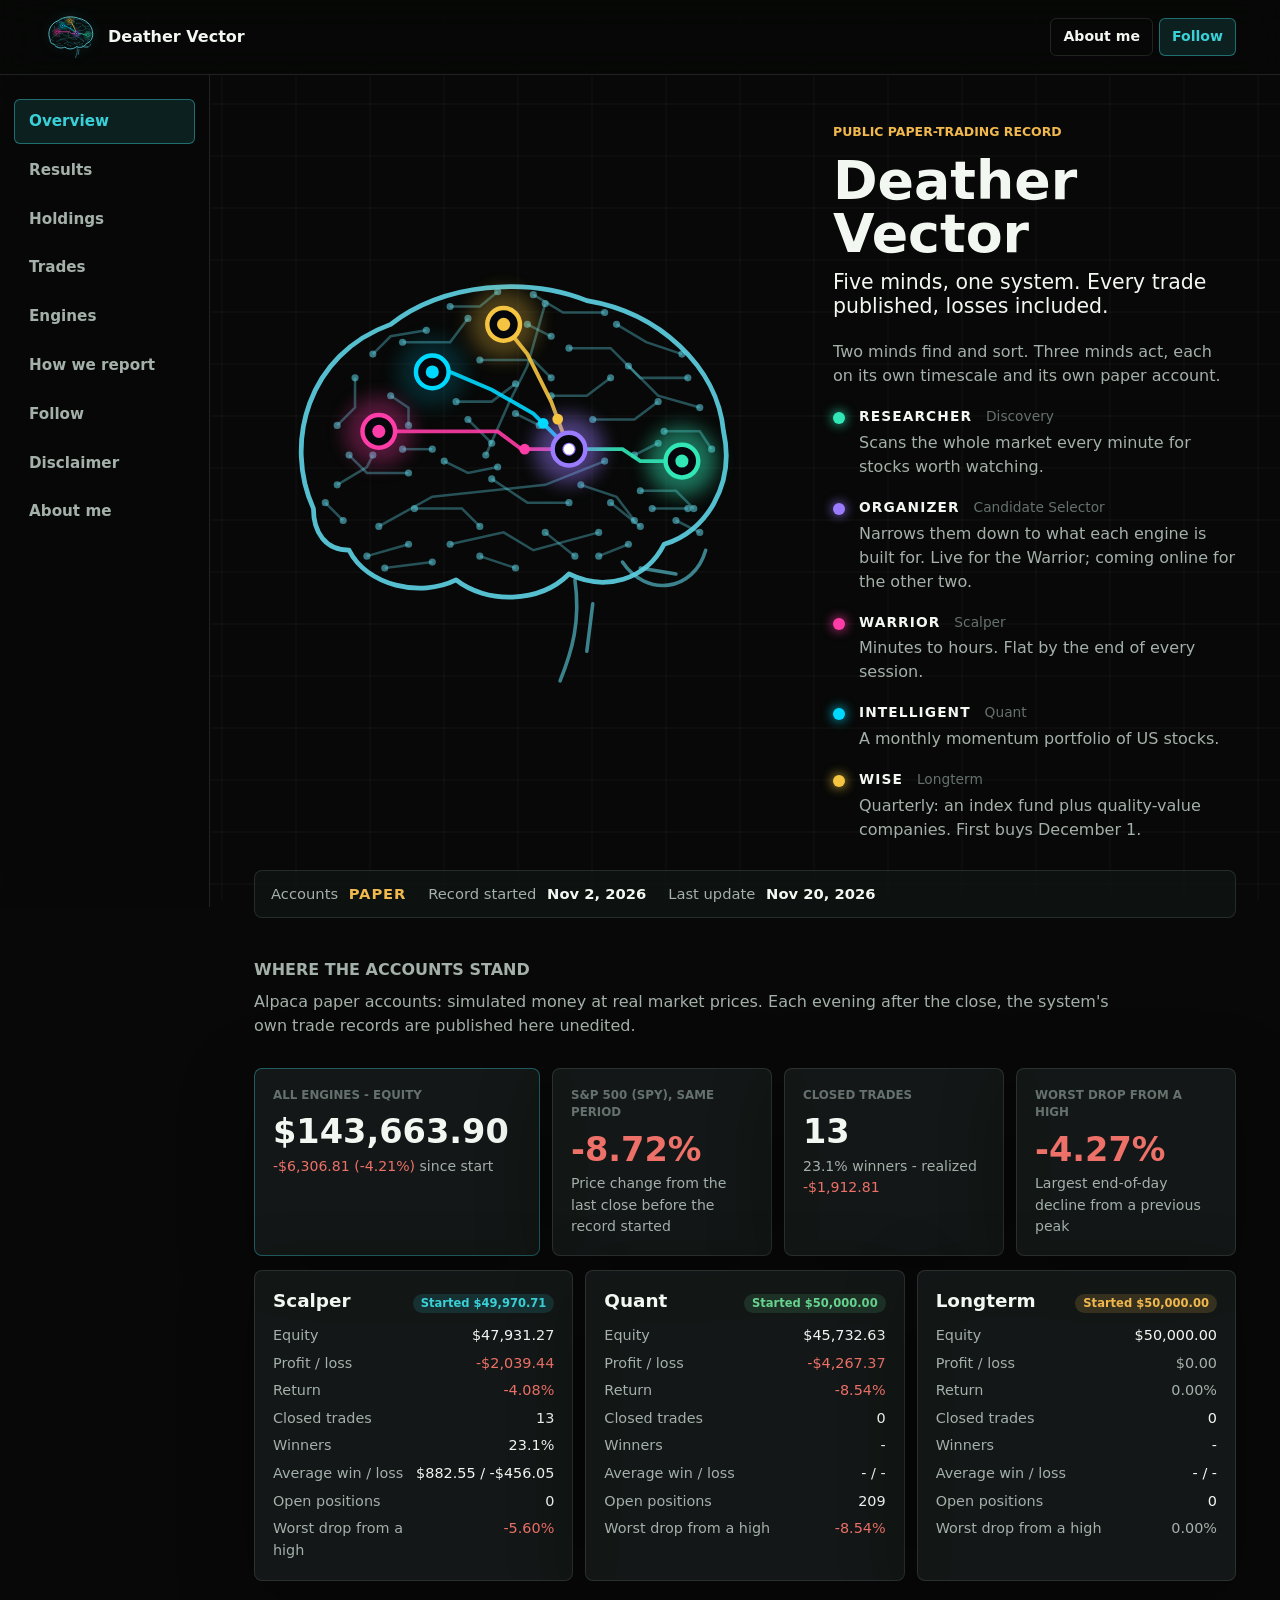
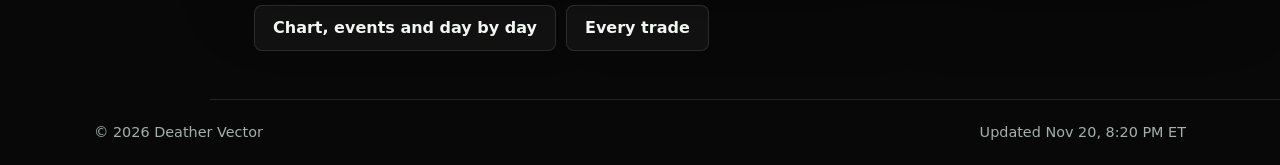
<file: site/index.html>
<!doctype html>
<html lang="en">
  <head>
    <meta charset="utf-8">
    <meta name="viewport" content="width=device-width, initial-scale=1">
    <title>Deather Vector | Public Paper-Trading Record</title>
    <meta name="description" content="Deather Vector runs three automated trading engines on paper accounts and publishes every trade, win or lose, each evening after the close.">
    <meta property="og:title" content="Deather Vector - public paper-trading record">
    <meta property="og:description" content="Three automated engines. Every trade published daily, losses included. Paper accounts, real market prices.">
    <meta property="og:type" content="website">
    <meta property="og:site_name" content="Deather Vector">
    <meta property="og:url" content="https://deathervector.com/">
    <meta property="og:image" content="https://deathervector.com/og-image.png">
    <meta property="og:image:width" content="1200">
    <meta property="og:image:height" content="630">
    <meta property="og:image:alt" content="Deather Vector five-minds brain logo: an AI-built trading system, tested in public.">
    <meta name="twitter:card" content="summary_large_image">
    <meta name="twitter:image" content="https://deathervector.com/og-image.png">
    <link rel="icon" href="./brain-icon.svg?v=20261118a" type="image/svg+xml">
    <link rel="stylesheet" href="./styles.css?v=20261118a">
  </head>
  <body>
    <canvas class="market-field" id="marketField" aria-hidden="true"></canvas>

    <header class="site-header">
      <a class="brand-mark" href="https://deathervector.com/" aria-label="Deather Vector home">
        <img class="brand-logo" src="./brain-mark.svg?v=20261118a" width="54" height="46" alt="">
        <span>Deather Vector</span>
      </a>
      <div class="header-actions">
        <a class="header-link" href="./story.html">About me</a>
        <a class="header-link header-cta" href="#follow">Follow</a>
      </div>
    </header>

    <div class="app-shell">
      <nav class="side-nav" aria-label="Sections">
        <a href="#home">Overview</a>
        <a href="#results">Results</a>
        <a href="#holdings">Holdings</a>
        <a href="#trades">Trades</a>
        <a href="#engines">Engines</a>
        <a href="#rules">How we report</a>
        <a href="#follow">Follow</a>
        <a href="#disclaimer">Disclaimer</a>
        <a href="./story.html">About me</a>
      </nav>
    <main>
      <section class="section-band home-view" id="home">
        <div class="section-shell">
          <div class="minds home-minds">
            <div class="minds-figure"><svg class="minds-svg" viewBox="20 8 176 150" role="img" aria-label="Diagram: a circuit brain with five connected minds. Signals flow from the Researcher to the Organizer, then out to the three trading engines."><defs><filter id="glowsite" x="-50%" y="-50%" width="200%" height="200%"><feGaussianBlur stdDeviation="3.2"/></filter></defs><path d="M40,92 C30,70 38,40 66,30 C84,16 112,14 132,22 C156,26 176,44 178,66 C182,84 172,100 158,104 C152,116 138,120 126,114 C116,124 98,124 88,116 C76,122 58,118 52,106 C44,106 40,100 40,92 Z" fill="none" stroke="#5fd4e6" stroke-opacity="0.9" stroke-width="1.6" stroke-linejoin="round"/><path d="M144,110 C152,122 168,120 172,106" fill="none" stroke="#5fd4e6" stroke-opacity="0.6" stroke-width="1.2" stroke-linecap="round"/><path d="M128,116 C130,130 127,140 123,150" fill="none" stroke="#5fd4e6" stroke-opacity="0.6" stroke-width="1.2" stroke-linecap="round"/><path d="M150,112 L162,114" fill="none" stroke="#5fd4e6" stroke-opacity="0.6" stroke-width="1.2" stroke-linecap="round"/><path d="M134,124 L132,140" fill="none" stroke="#5fd4e6" stroke-opacity="0.6" stroke-width="1.2" stroke-linecap="round"/><path d="M118,23 L112,44 L106,56 L98,74" fill="none" stroke="#5fd4e6" stroke-opacity="0.36" stroke-width="0.85" stroke-linejoin="miter"/><circle cx="118" cy="23" r="1.2" fill="#5fd4e6" fill-opacity="0.55"/><circle cx="98" cy="74" r="1.2" fill="#5fd4e6" fill-opacity="0.55"/><path d="M62,98 L80,88 L118,84 L138,76" fill="none" stroke="#5fd4e6" stroke-opacity="0.36" stroke-width="0.85" stroke-linejoin="miter"/><circle cx="62" cy="98" r="1.2" fill="#5fd4e6" fill-opacity="0.55"/><circle cx="138" cy="76" r="1.2" fill="#5fd4e6" fill-opacity="0.55"/><path d="M48,64 L54,58 L54,48" fill="none" stroke="#5fd4e6" stroke-opacity="0.36" stroke-width="0.85" stroke-linejoin="miter"/><circle cx="48" cy="64" r="1.2" fill="#5fd4e6" fill-opacity="0.55"/><circle cx="54" cy="48" r="1.2" fill="#5fd4e6" fill-opacity="0.55"/><path d="M48,84 L58,78 L60,74" fill="none" stroke="#5fd4e6" stroke-opacity="0.36" stroke-width="0.85" stroke-linejoin="miter"/><circle cx="48" cy="84" r="1.2" fill="#5fd4e6" fill-opacity="0.55"/><circle cx="60" cy="74" r="1.2" fill="#5fd4e6" fill-opacity="0.55"/><path d="M70,36 L86,36 L92,28" fill="none" stroke="#5fd4e6" stroke-opacity="0.36" stroke-width="0.85" stroke-linejoin="miter"/><circle cx="70" cy="36" r="1.2" fill="#5fd4e6" fill-opacity="0.55"/><circle cx="92" cy="28" r="1.2" fill="#5fd4e6" fill-opacity="0.55"/><path d="M126,38 L140,38 L150,48 L166,48" fill="none" stroke="#5fd4e6" stroke-opacity="0.36" stroke-width="0.85" stroke-linejoin="miter"/><circle cx="126" cy="38" r="1.2" fill="#5fd4e6" fill-opacity="0.55"/><circle cx="166" cy="48" r="1.2" fill="#5fd4e6" fill-opacity="0.55"/><path d="M134,62 L148,62 L156,56" fill="none" stroke="#5fd4e6" stroke-opacity="0.36" stroke-width="0.85" stroke-linejoin="miter"/><circle cx="134" cy="62" r="1.2" fill="#5fd4e6" fill-opacity="0.55"/><circle cx="156" cy="56" r="1.2" fill="#5fd4e6" fill-opacity="0.55"/><path d="M86,104 L104,100 L114,106 L136,100" fill="none" stroke="#5fd4e6" stroke-opacity="0.36" stroke-width="0.85" stroke-linejoin="miter"/><circle cx="86" cy="104" r="1.2" fill="#5fd4e6" fill-opacity="0.55"/><circle cx="136" cy="100" r="1.2" fill="#5fd4e6" fill-opacity="0.55"/><path d="M154,92 L166,92" fill="none" stroke="#5fd4e6" stroke-opacity="0.36" stroke-width="0.85" stroke-linejoin="miter"/><circle cx="154" cy="92" r="1.2" fill="#5fd4e6" fill-opacity="0.55"/><circle cx="166" cy="92" r="1.2" fill="#5fd4e6" fill-opacity="0.55"/><path d="M92,62 L100,70" fill="none" stroke="#5fd4e6" stroke-opacity="0.36" stroke-width="0.85" stroke-linejoin="miter"/><circle cx="92" cy="62" r="1.2" fill="#5fd4e6" fill-opacity="0.55"/><circle cx="100" cy="70" r="1.2" fill="#5fd4e6" fill-opacity="0.55"/><path d="M140,90 L150,98" fill="none" stroke="#5fd4e6" stroke-opacity="0.36" stroke-width="0.85" stroke-linejoin="miter"/><circle cx="140" cy="90" r="1.2" fill="#5fd4e6" fill-opacity="0.55"/><circle cx="150" cy="98" r="1.2" fill="#5fd4e6" fill-opacity="0.55"/><path d="M58,108 L72,104" fill="none" stroke="#5fd4e6" stroke-opacity="0.36" stroke-width="0.85" stroke-linejoin="miter"/><circle cx="58" cy="108" r="1.2" fill="#5fd4e6" fill-opacity="0.55"/><circle cx="72" cy="104" r="1.2" fill="#5fd4e6" fill-opacity="0.55"/><path d="M60,40 L66,34 L78,32" fill="none" stroke="#5fd4e6" stroke-opacity="0.36" stroke-width="0.85" stroke-linejoin="miter"/><circle cx="60" cy="40" r="1.2" fill="#5fd4e6" fill-opacity="0.55"/><circle cx="78" cy="32" r="1.2" fill="#5fd4e6" fill-opacity="0.55"/><path d="M86,24 L96,24 L102,19" fill="none" stroke="#5fd4e6" stroke-opacity="0.36" stroke-width="0.85" stroke-linejoin="miter"/><circle cx="86" cy="24" r="1.2" fill="#5fd4e6" fill-opacity="0.55"/><circle cx="102" cy="19" r="1.2" fill="#5fd4e6" fill-opacity="0.55"/><path d="M114,20 L124,26 L138,26" fill="none" stroke="#5fd4e6" stroke-opacity="0.36" stroke-width="0.85" stroke-linejoin="miter"/><circle cx="114" cy="20" r="1.2" fill="#5fd4e6" fill-opacity="0.55"/><circle cx="138" cy="26" r="1.2" fill="#5fd4e6" fill-opacity="0.55"/><path d="M142,30 L152,36 L164,40" fill="none" stroke="#5fd4e6" stroke-opacity="0.36" stroke-width="0.85" stroke-linejoin="miter"/><circle cx="142" cy="30" r="1.2" fill="#5fd4e6" fill-opacity="0.55"/><circle cx="164" cy="40" r="1.2" fill="#5fd4e6" fill-opacity="0.55"/><path d="M146,44 L156,54 L170,58" fill="none" stroke="#5fd4e6" stroke-opacity="0.36" stroke-width="0.85" stroke-linejoin="miter"/><circle cx="146" cy="44" r="1.2" fill="#5fd4e6" fill-opacity="0.55"/><circle cx="170" cy="58" r="1.2" fill="#5fd4e6" fill-opacity="0.55"/><path d="M96,42 L114,42 L120,48" fill="none" stroke="#5fd4e6" stroke-opacity="0.36" stroke-width="0.85" stroke-linejoin="miter"/><circle cx="96" cy="42" r="1.2" fill="#5fd4e6" fill-opacity="0.55"/><circle cx="120" cy="48" r="1.2" fill="#5fd4e6" fill-opacity="0.55"/><path d="M88,56 L100,56 L108,50" fill="none" stroke="#5fd4e6" stroke-opacity="0.36" stroke-width="0.85" stroke-linejoin="miter"/><circle cx="88" cy="56" r="1.2" fill="#5fd4e6" fill-opacity="0.55"/><circle cx="108" cy="50" r="1.2" fill="#5fd4e6" fill-opacity="0.55"/><path d="M52,74 L58,80 L72,80" fill="none" stroke="#5fd4e6" stroke-opacity="0.36" stroke-width="0.85" stroke-linejoin="miter"/><circle cx="52" cy="74" r="1.2" fill="#5fd4e6" fill-opacity="0.55"/><circle cx="72" cy="80" r="1.2" fill="#5fd4e6" fill-opacity="0.55"/><path d="M74,92 L90,92 L96,98" fill="none" stroke="#5fd4e6" stroke-opacity="0.36" stroke-width="0.85" stroke-linejoin="miter"/><circle cx="74" cy="92" r="1.2" fill="#5fd4e6" fill-opacity="0.55"/><circle cx="96" cy="98" r="1.2" fill="#5fd4e6" fill-opacity="0.55"/><path d="M100,82 L112,90 L126,90" fill="none" stroke="#5fd4e6" stroke-opacity="0.36" stroke-width="0.85" stroke-linejoin="miter"/><circle cx="100" cy="82" r="1.2" fill="#5fd4e6" fill-opacity="0.55"/><circle cx="126" cy="90" r="1.2" fill="#5fd4e6" fill-opacity="0.55"/><path d="M130,84 L142,88 L148,96" fill="none" stroke="#5fd4e6" stroke-opacity="0.36" stroke-width="0.85" stroke-linejoin="miter"/><circle cx="130" cy="84" r="1.2" fill="#5fd4e6" fill-opacity="0.55"/><circle cx="148" cy="96" r="1.2" fill="#5fd4e6" fill-opacity="0.55"/><path d="M118,100 L128,108" fill="none" stroke="#5fd4e6" stroke-opacity="0.36" stroke-width="0.85" stroke-linejoin="miter"/><circle cx="118" cy="100" r="1.2" fill="#5fd4e6" fill-opacity="0.55"/><circle cx="128" cy="108" r="1.2" fill="#5fd4e6" fill-opacity="0.55"/><path d="M96,108 L108,112" fill="none" stroke="#5fd4e6" stroke-opacity="0.36" stroke-width="0.85" stroke-linejoin="miter"/><circle cx="96" cy="108" r="1.2" fill="#5fd4e6" fill-opacity="0.55"/><circle cx="108" cy="112" r="1.2" fill="#5fd4e6" fill-opacity="0.55"/><path d="M64,112 L80,110" fill="none" stroke="#5fd4e6" stroke-opacity="0.36" stroke-width="0.85" stroke-linejoin="miter"/><circle cx="64" cy="112" r="1.2" fill="#5fd4e6" fill-opacity="0.55"/><circle cx="80" cy="110" r="1.2" fill="#5fd4e6" fill-opacity="0.55"/><path d="M158,66 L170,66 L174,72" fill="none" stroke="#5fd4e6" stroke-opacity="0.36" stroke-width="0.85" stroke-linejoin="miter"/><circle cx="158" cy="66" r="1.2" fill="#5fd4e6" fill-opacity="0.55"/><circle cx="174" cy="72" r="1.2" fill="#5fd4e6" fill-opacity="0.55"/><path d="M150,86 L162,86 L168,92" fill="none" stroke="#5fd4e6" stroke-opacity="0.36" stroke-width="0.85" stroke-linejoin="miter"/><circle cx="150" cy="86" r="1.2" fill="#5fd4e6" fill-opacity="0.55"/><circle cx="168" cy="92" r="1.2" fill="#5fd4e6" fill-opacity="0.55"/><path d="M44,90 L50,96" fill="none" stroke="#5fd4e6" stroke-opacity="0.36" stroke-width="0.85" stroke-linejoin="miter"/><circle cx="44" cy="90" r="1.2" fill="#5fd4e6" fill-opacity="0.55"/><circle cx="50" cy="96" r="1.2" fill="#5fd4e6" fill-opacity="0.55"/><path d="M108,60 L116,64" fill="none" stroke="#5fd4e6" stroke-opacity="0.36" stroke-width="0.85" stroke-linejoin="miter"/><circle cx="108" cy="60" r="1.2" fill="#5fd4e6" fill-opacity="0.55"/><circle cx="116" cy="64" r="1.2" fill="#5fd4e6" fill-opacity="0.55"/><path d="M66,54 L72,58 L72,64" fill="none" stroke="#5fd4e6" stroke-opacity="0.36" stroke-width="0.85" stroke-linejoin="miter"/><circle cx="66" cy="54" r="1.2" fill="#5fd4e6" fill-opacity="0.55"/><circle cx="72" cy="64" r="1.2" fill="#5fd4e6" fill-opacity="0.55"/><path d="M136,108 L146,104" fill="none" stroke="#5fd4e6" stroke-opacity="0.36" stroke-width="0.85" stroke-linejoin="miter"/><circle cx="136" cy="108" r="1.2" fill="#5fd4e6" fill-opacity="0.55"/><circle cx="146" cy="104" r="1.2" fill="#5fd4e6" fill-opacity="0.55"/><path d="M162,96 L170,100" fill="none" stroke="#5fd4e6" stroke-opacity="0.36" stroke-width="0.85" stroke-linejoin="miter"/><circle cx="162" cy="96" r="1.2" fill="#5fd4e6" fill-opacity="0.55"/><circle cx="170" cy="100" r="1.2" fill="#5fd4e6" fill-opacity="0.55"/><path d="M120,54 L132,54 L140,48" fill="none" stroke="#5fd4e6" stroke-opacity="0.36" stroke-width="0.85" stroke-linejoin="miter"/><circle cx="120" cy="54" r="1.2" fill="#5fd4e6" fill-opacity="0.55"/><circle cx="140" cy="48" r="1.2" fill="#5fd4e6" fill-opacity="0.55"/><path d="M84,76 L92,80 L102,78" fill="none" stroke="#5fd4e6" stroke-opacity="0.36" stroke-width="0.85" stroke-linejoin="miter"/><circle cx="84" cy="76" r="1.2" fill="#5fd4e6" fill-opacity="0.55"/><circle cx="102" cy="78" r="1.2" fill="#5fd4e6" fill-opacity="0.55"/><path d="M70,72 L80,72" fill="none" stroke="#5fd4e6" stroke-opacity="0.36" stroke-width="0.85" stroke-linejoin="miter"/><circle cx="70" cy="72" r="1.2" fill="#5fd4e6" fill-opacity="0.55"/><circle cx="80" cy="72" r="1.2" fill="#5fd4e6" fill-opacity="0.55"/><path d="M112,30 L120,34" fill="none" stroke="#5fd4e6" stroke-opacity="0.36" stroke-width="0.85" stroke-linejoin="miter"/><circle cx="112" cy="30" r="1.2" fill="#5fd4e6" fill-opacity="0.55"/><circle cx="120" cy="34" r="1.2" fill="#5fd4e6" fill-opacity="0.55"/><path d="M148,74 L156,70" fill="none" stroke="#5fd4e6" stroke-opacity="0.36" stroke-width="0.85" stroke-linejoin="miter"/><circle cx="148" cy="74" r="1.2" fill="#5fd4e6" fill-opacity="0.55"/><circle cx="156" cy="70" r="1.2" fill="#5fd4e6" fill-opacity="0.55"/><path d="M164,76 L150,76 L144,72 L126,72" fill="none" stroke="#31e7b6" stroke-opacity="0.9" stroke-width="1.3" stroke-linejoin="miter"/><path d="M126,72 L110,72 L102,66 L62,66" fill="none" stroke="#ff3da8" stroke-opacity="0.9" stroke-width="1.3" stroke-linejoin="miter"/><path d="M126,72 L114,60 L100,52 L86,46 L80,46" fill="none" stroke="#00d9ff" stroke-opacity="0.9" stroke-width="1.3" stroke-linejoin="miter"/><path d="M126,72 L120,56 L112,40 L104,30" fill="none" stroke="#f5c542" stroke-opacity="0.9" stroke-width="1.3" stroke-linejoin="miter"/><circle cx="164" cy="76" r="11.6" fill="#31e7b6" opacity="0.3" filter="url(#glowsite)"><animate attributeName="opacity" values="0.15;0.55;0.15" dur="2.6s" begin="0.0s" repeatCount="indefinite"/></circle><circle cx="164" cy="76" r="5.5" fill="#05070c" stroke="#31e7b6" stroke-width="1.5"/><circle cx="164" cy="76" r="2.2" fill="#31e7b6"/><circle cx="126" cy="72" r="11.6" fill="#9b7bff" opacity="0.3" filter="url(#glowsite)"><animate attributeName="opacity" values="0.15;0.55;0.15" dur="2.6s" begin="0.5s" repeatCount="indefinite"/></circle><circle cx="126" cy="72" r="5.5" fill="#05070c" stroke="#9b7bff" stroke-width="1.5"/><circle cx="126" cy="72" r="2.2" fill="#9b7bff"/><circle cx="62" cy="66" r="11.6" fill="#ff3da8" opacity="0.3" filter="url(#glowsite)"><animate attributeName="opacity" values="0.15;0.55;0.15" dur="2.6s" begin="1.0s" repeatCount="indefinite"/></circle><circle cx="62" cy="66" r="5.5" fill="#05070c" stroke="#ff3da8" stroke-width="1.5"/><circle cx="62" cy="66" r="2.2" fill="#ff3da8"/><circle cx="80" cy="46" r="11.6" fill="#00d9ff" opacity="0.3" filter="url(#glowsite)"><animate attributeName="opacity" values="0.15;0.55;0.15" dur="2.6s" begin="1.5s" repeatCount="indefinite"/></circle><circle cx="80" cy="46" r="5.5" fill="#05070c" stroke="#00d9ff" stroke-width="1.5"/><circle cx="80" cy="46" r="2.2" fill="#00d9ff"/><circle cx="104" cy="30" r="11.6" fill="#f5c542" opacity="0.3" filter="url(#glowsite)"><animate attributeName="opacity" values="0.15;0.55;0.15" dur="2.6s" begin="2.0s" repeatCount="indefinite"/></circle><circle cx="104" cy="30" r="5.5" fill="#05070c" stroke="#f5c542" stroke-width="1.5"/><circle cx="104" cy="30" r="2.2" fill="#f5c542"/><circle r="1.8" fill="#ffffff"><animateMotion id="sig0site" dur="1.2s" begin="0s;sigsite.end+0.4s" fill="freeze" path="M164,76 L150,76 L144,72 L126,72"/><animate attributeName="opacity" values="1;1;0" keyTimes="0;0.9;1" dur="1.2s" begin="0s;sigsite.end+0.4s"/></circle><circle r="1.8" fill="#ff3da8" opacity="0"><animateMotion id="sigsite" dur="1.4s" begin="sig0site.end" fill="freeze" path="M126,72 L110,72 L102,66 L62,66"/><animate attributeName="opacity" values="0;1;1;0" keyTimes="0;0.05;0.9;1" dur="1.4s" begin="sig0site.end"/></circle><circle r="1.8" fill="#00d9ff" opacity="0"><animateMotion dur="1.4s" begin="sig0site.end" fill="freeze" path="M126,72 L114,60 L100,52 L86,46 L80,46"/><animate attributeName="opacity" values="0;1;1;0" keyTimes="0;0.05;0.9;1" dur="1.4s" begin="sig0site.end"/></circle><circle r="1.8" fill="#f5c542" opacity="0"><animateMotion dur="1.4s" begin="sig0site.end" fill="freeze" path="M126,72 L120,56 L112,40 L104,30"/><animate attributeName="opacity" values="0;1;1;0" keyTimes="0;0.05;0.9;1" dur="1.4s" begin="sig0site.end"/></circle></svg></div>
            <div class="minds-side">
            <div class="home-title">
              <p class="eyebrow">Public paper-trading record</p>
              <h1>Deather Vector</h1>
              <p class="positioning">Five minds, one system. Every trade published, losses included.</p>
            </div>
              <p class="minds-intro">Two minds find and sort. Three minds act, each on its own timescale and its own paper account.</p>
              <ul class="minds-list">
            <li class="mind"><span class="mind-dot mind-dot--r"></span><div><p class="mind-name">Researcher <span>Discovery</span></p><p class="mind-text">Scans the whole market every minute for stocks worth watching.</p></div></li>
            <li class="mind"><span class="mind-dot mind-dot--o"></span><div><p class="mind-name">Organizer <span>Candidate Selector</span></p><p class="mind-text">Narrows them down to what each engine is built for. Live for the Warrior; coming online for the other two.</p></div></li>
            <li class="mind"><span class="mind-dot mind-dot--w"></span><div><p class="mind-name">Warrior <span>Scalper</span></p><p class="mind-text">Minutes to hours. Flat by the end of every session.</p></div></li>
            <li class="mind"><span class="mind-dot mind-dot--i"></span><div><p class="mind-name">Intelligent <span>Quant</span></p><p class="mind-text">A monthly momentum portfolio of US stocks.</p></div></li>
            <li class="mind"><span class="mind-dot mind-dot--s"></span><div><p class="mind-name">Wise <span>Longterm</span></p><p class="mind-text">Quarterly: an index fund plus quality-value companies. First buys December 1.</p></div></li>
            </ul>
            </div>
          </div>
          <div class="home-status" aria-label="Record status">
            <span>Accounts <strong class="paper-tag">PAPER</strong></span>
            <span>Record started <strong data-bind="record_start">-</strong></span>
            <span>Last update <strong data-bind="as_of">-</strong></span>
          </div>
          <div class="section-heading home-standings-head">
            <p class="eyebrow">Where the accounts stand</p>
            <p class="lead-note">Alpaca paper accounts: simulated money at real market prices. Each evening after the close, the system's own trade records are published here unedited.</p>
          </div>
          <div class="total-board" id="totalBoard">
            <article class="stat-card total">
              <span class="stat-label">All engines - equity</span>
              <p class="stat-value" data-stat="total.equity">-</p>
              <p class="stat-sub"><span data-stat="total.pnl">-</span> <span data-stat="total.return_pct">-</span> since start</p>
            </article>
            <article class="stat-card">
              <span class="stat-label">S&amp;P 500 (SPY), same period</span>
              <p class="stat-value" data-stat="spy.return_pct">-</p>
              <p class="stat-sub">Price change from the last close before the record started</p>
            </article>
            <article class="stat-card">
              <span class="stat-label">Closed trades</span>
              <p class="stat-value" data-stat="total.trades_closed">-</p>
              <p class="stat-sub"><span data-stat="total.win_rate_pct">-</span> winners - realized <span data-stat="total.realized_pnl">-</span></p>
            </article>
            <article class="stat-card">
              <span class="stat-label">Worst drop from a high</span>
              <p class="stat-value" data-stat="total.max_drawdown_pct">-</p>
              <p class="stat-sub">Largest end-of-day decline from a previous peak</p>
            </article>
          </div>

          <div class="engine-grid" id="engineGrid"></div>
          <p class="home-more"><a class="button secondary" href="#results">Chart, events and day by day</a> <a class="button secondary" href="#trades">Every trade</a></p>
        </div>
      </section>

      <section class="section-band surface" id="results">
        <div class="section-shell">
          <div class="section-heading">
            <p class="eyebrow">Results</p>
            <h2>All engines, all trades.</h2>
            <p class="lead-note" data-bind="label">Paper accounts: simulated money, real market prices.</p>
          </div>
          <div class="notice" id="pendingNotice" hidden>
            <strong>The public record starts <span data-bind="record_start">-</span>.</strong>
            The first update is published after that day's close. Until then there is nothing to show, and nothing
            here is a placeholder or a backtest.
          </div>
          <div class="notice warn" id="sampleNotice" hidden>
            <strong>Sample data.</strong> These numbers are a layout preview, not results.
          </div>
          <ul class="notice-list" id="notes" hidden></ul>

          <div class="chart-panel">
            <div class="chart-head">
              <h3>Return since the record started</h3>
              <div class="legend" id="chartLegend"></div>
            </div>
            <div class="chart" id="equityChart" role="img" aria-label="Return since the record started, by engine, versus SPY"></div>
          </div>


          <section class="events-panel" id="eventsPanel" aria-labelledby="eventsTitle" hidden>
            <div class="events-head">
              <h3 id="eventsTitle">Events</h3>
              <p>What happened and what was done about it, in plain words. Each entry is a dated public commit.</p>
            </div>
            <ol class="events" id="eventsList"></ol>
            <button type="button" class="chip events-more" id="eventsMore" hidden>Show all events</button>
          </section>

          <details class="table-panel" id="dailyPanel">
            <summary>Day by day</summary>
            <div class="table-scroll rows10"><table id="dailyTable"></table></div>
          </details>
        </div>
      </section>

      <section class="section-band" id="holdings">
        <div class="section-shell">
          <div class="section-heading compact">
            <p class="eyebrow">Holdings</p>
            <h2>What the engines hold at the close.</h2>
            <p>Positions open after the last session, valued at that day's closing price.</p>
          </div>
          <div class="table-scroll rows10"><table id="holdingsTable"></table></div>
        </div>
      </section>

      <section class="section-band surface" id="trades">
        <div class="section-shell">
          <div class="section-heading compact">
            <p class="eyebrow">Trade ledger</p>
            <h2>Every trade since the start.</h2>
            <p>Newest first. Prices are the actual paper fills. Profit and loss is before any taxes; paper accounts charge no commission.</p>
          </div>
          <div class="filters" role="group" aria-label="Filter trades">
            <button type="button" class="chip active" data-filter="ALL">All</button>
            <button type="button" class="chip" data-filter="SCALPER">Scalper</button>
            <button type="button" class="chip" data-filter="QUANT">Quant</button>
            <button type="button" class="chip" data-filter="LONGTERM">Longterm</button>
            <button type="button" class="chip" data-filter="OPEN">Open</button>
          </div>
          <div class="table-scroll rows10"><table id="tradesTable"></table></div>
          <p class="table-foot" id="tradesFoot"></p>
          <details class="table-panel before-panel" id="beforePanel" hidden>
            <summary id="beforeSummary">Before the record started</summary>
            <p class="table-foot">Test trades on the same paper accounts before the public record began. They are not in the
              numbers above; each engine's starting balance is the broker's balance after them.</p>
            <div class="table-scroll rows10"><table id="beforeTable"></table></div>
          </details>
        </div>
      </section>


      <section class="section-band" id="engines">
        <div class="section-shell">
          <div class="section-heading">
            <p class="eyebrow">The engines</p>
            <h2>Three styles, three separate accounts.</h2>
            <p>Each engine trades its own paper account with its own daily loss limit. No human picks the trades.</p>
          </div>
          <div class="feature-grid three">
            <article class="feature-card">
              <span class="feature-index">Scalper</span>
              <h3>Minutes to hours</h3>
              <p>Intraday trades in the day's strongest-moving stocks, with automated exits. Flat by the end of every session.</p>
            </article>
            <article class="feature-card">
              <span class="feature-index">Quant</span>
              <h3>Monthly</h3>
              <p>A momentum portfolio of US stocks, rebalanced at the start of each month at the opening auction.</p>
            </article>
            <article class="feature-card">
              <span class="feature-index">Longterm</span>
              <h3>Quarterly</h3>
              <p>Half an S&amp;P 500 index fund, half 25 large companies ranked on quality and value. Rebalanced each quarter. First buys December 1, 2026.</p>
            </article>
          </div>
        </div>
      </section>

      <section class="section-band surface" id="rules">
        <div class="section-shell">
          <div class="section-heading compact">
            <p class="eyebrow">How we report</p>
            <h2>The rules for this page.</h2>
          </div>
          <ol class="rules">
            <li><strong>Everything is shown.</strong> Every trade from the first day, winners and losers. Nothing is removed or re-run. Test trades made before the record started are listed separately under the ledger.</li>
            <li><strong>Straight from the system.</strong> Numbers come from the trading system's own fill records and the broker's reported account values, once a day after the close.</li>
            <li><strong>Dated and public.</strong> Each daily update is a dated commit in a public repository, so earlier days can't be quietly edited.</li>
            <li><strong>Paper, said plainly.</strong> These are paper accounts: simulated money at real market prices. Real-money results can differ, for example in fills on fast-moving stocks.</li>
            <li><strong>Events explained.</strong> When something goes wrong or a rule changes, a dated entry under Results says what happened and what was done.</li>
            <li><strong>Compared with the market.</strong> Results sit next to the S&amp;P 500 (SPY) over the same period.</li>
          </ol>
          <p class="method-note" id="repoLink"></p>
        </div>
      </section>

      <section class="section-band" id="follow">
        <div class="section-shell">
          <div class="follow-panel">
            <div>
              <p class="eyebrow">Follow along</p>
              <h2>Get the build notes by email.</h2>
              <p>Monthly recaps of the record, plus notes on how the system is built and tested.
                No trade alerts. Unsubscribe anytime.</p>
              <p class="method-note"><a href="./story.html">Why I built this</a>: the story behind Deather Vector.</p>
            </div>
            <form class="follow-form" id="followForm" action="/api/subscribe" method="post" novalidate>
              <label for="followEmail">Email address</label>
              <div class="follow-row">
                <input id="followEmail" name="email" type="email" required maxlength="254" autocomplete="email" inputmode="email" placeholder="you@example.com">
                <button type="submit" class="button primary" id="followButton">Subscribe</button>
              </div>
              <div class="hp" aria-hidden="true"><label for="followWebsite">Leave this empty</label><input id="followWebsite" name="website" type="text" tabindex="-1" autocomplete="off"></div>
              <p class="follow-status" id="followStatus" role="status" aria-live="polite"></p>
              <p class="follow-privacy">Your email is used only to send Deather Vector updates. It is never sold or shared, and every email has an unsubscribe link.</p>
            </form>
          </div>
        </div>
      </section>

      <section class="section-band surface" id="disclaimer">
        <div class="section-shell">
          <div class="disclaimer-panel">
            <div>
              <p class="eyebrow">Disclaimer</p>
              <h2>A public record, not advice.</h2>
            </div>
            <ul>
              <li>Deather Vector publishes the results of its own paper-trading accounts for information only.</li>
              <li>Nothing on this site is financial advice or a recommendation to buy or sell any security.</li>
              <li>Paper trading uses simulated money; it is not live-money performance.</li>
              <li>Trades are published after the close, never in advance. There are no alerts or signals.</li>
              <li>Past results do not guarantee future results.</li>
            </ul>
          </div>
        </div>
      </section>
    </main>
    </div>

    <footer class="site-footer">
      <span>&copy; <span id="year">2026</span> Deather Vector</span>
      <span data-bind="generated">-</span>
    </footer>

    <script src="./script.js?v=20261118a"></script>
    <script src="./app.js?v=20261118a"></script>
    <script src="./nav.js?v=20261118a"></script>
    <script src="./follow.js?v=20261118a"></script>
  </body>
</html>
</file>
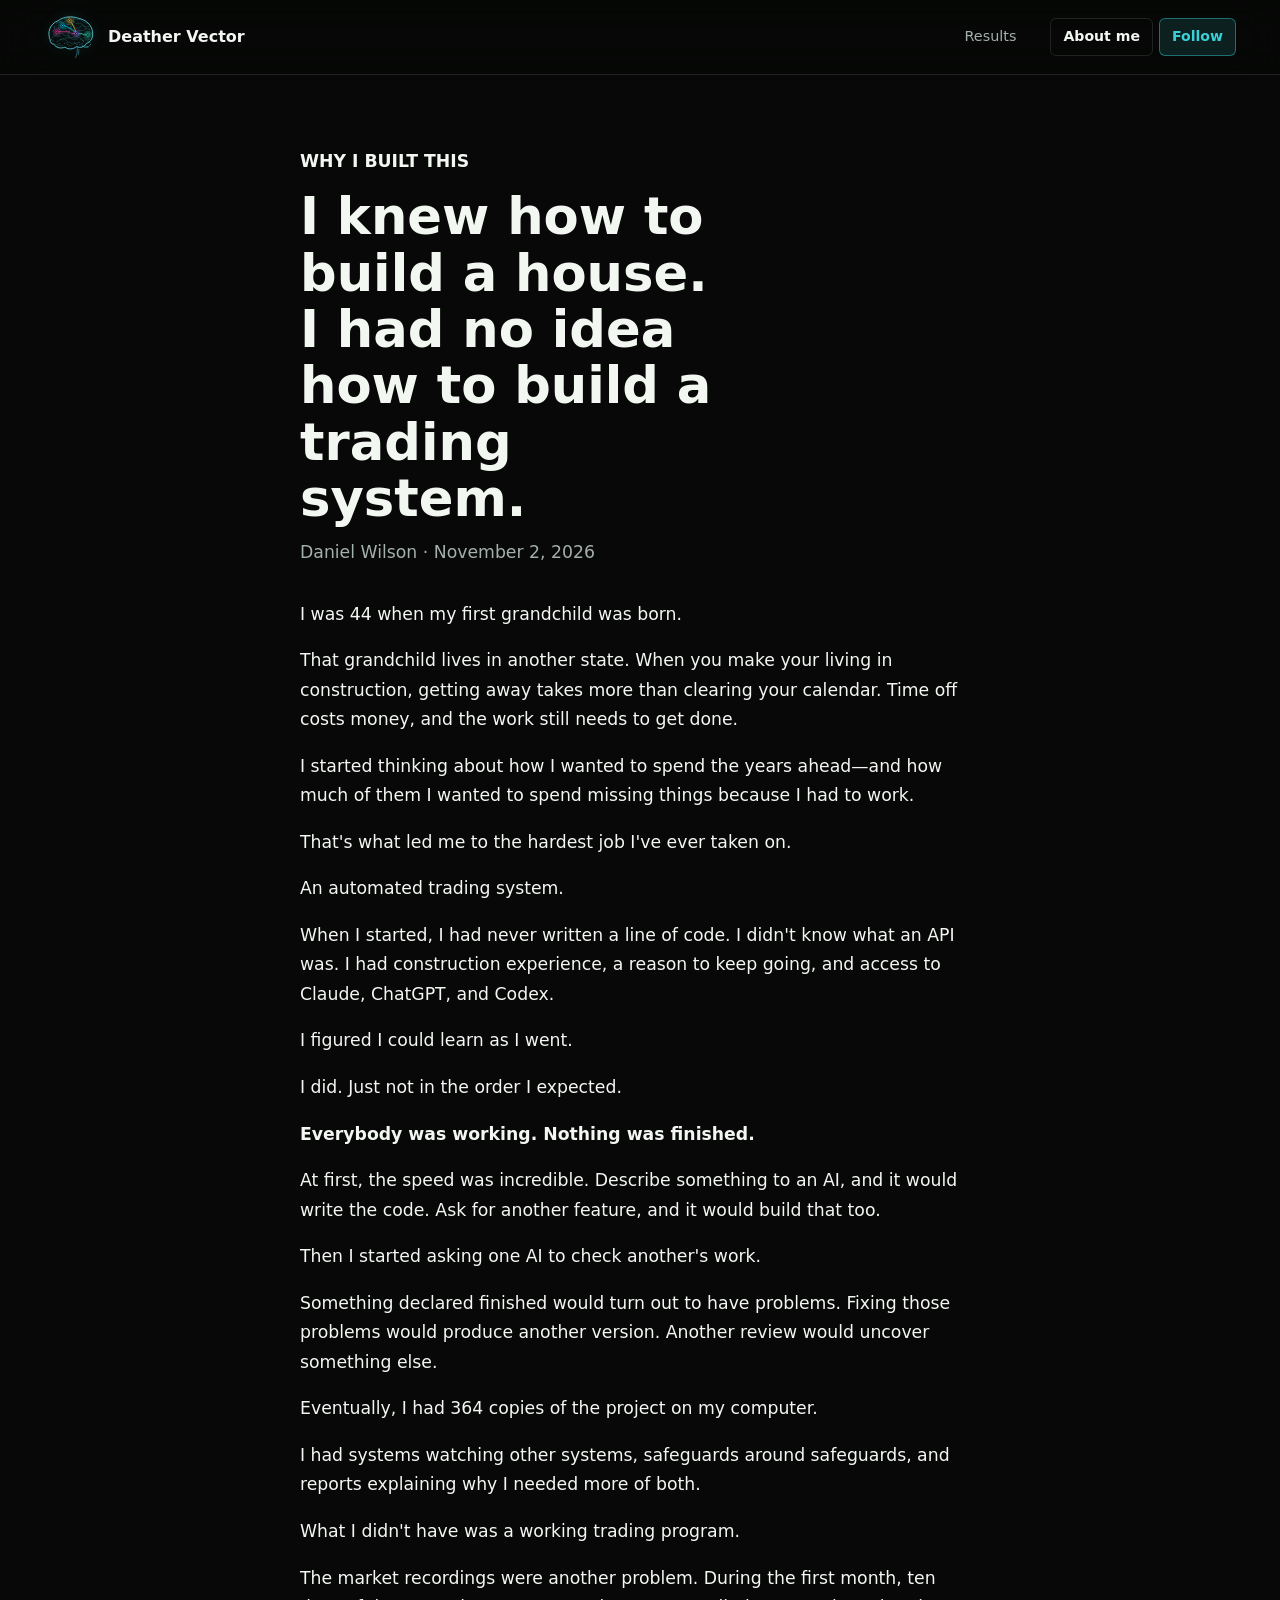
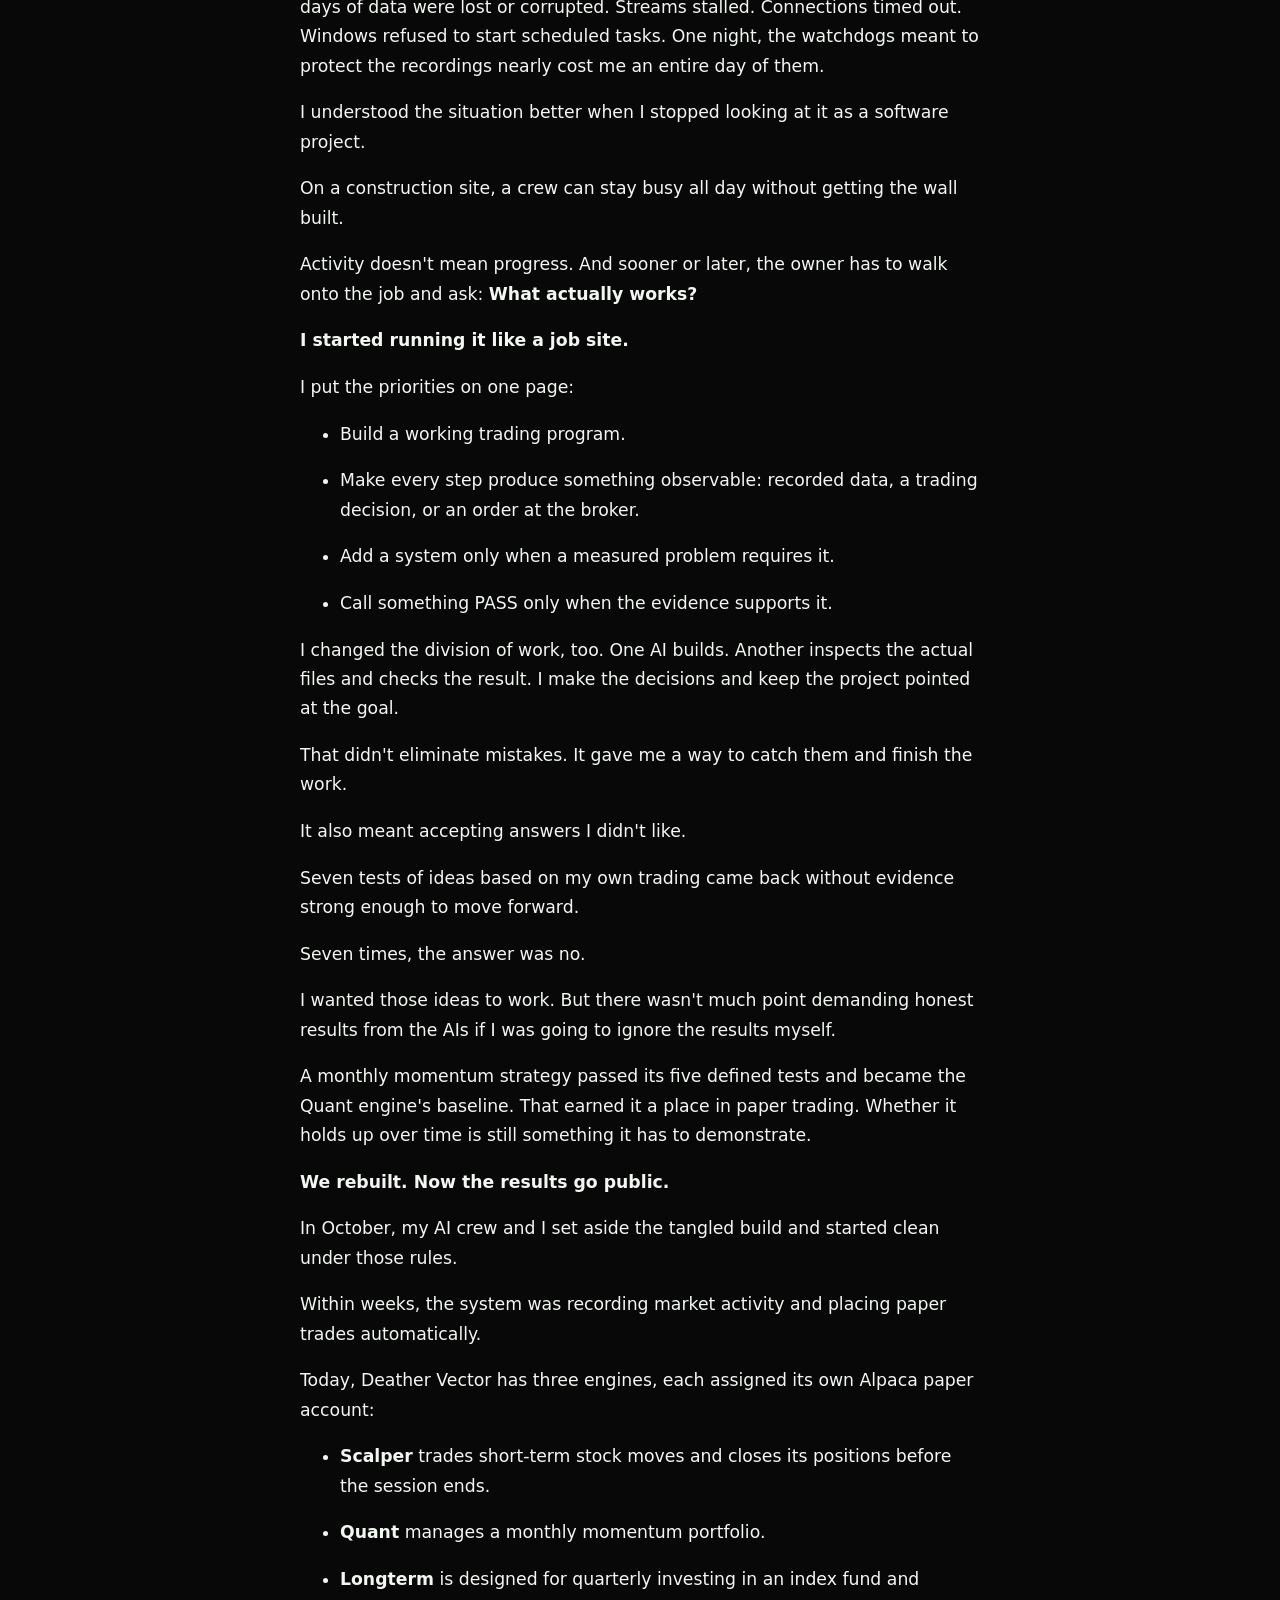
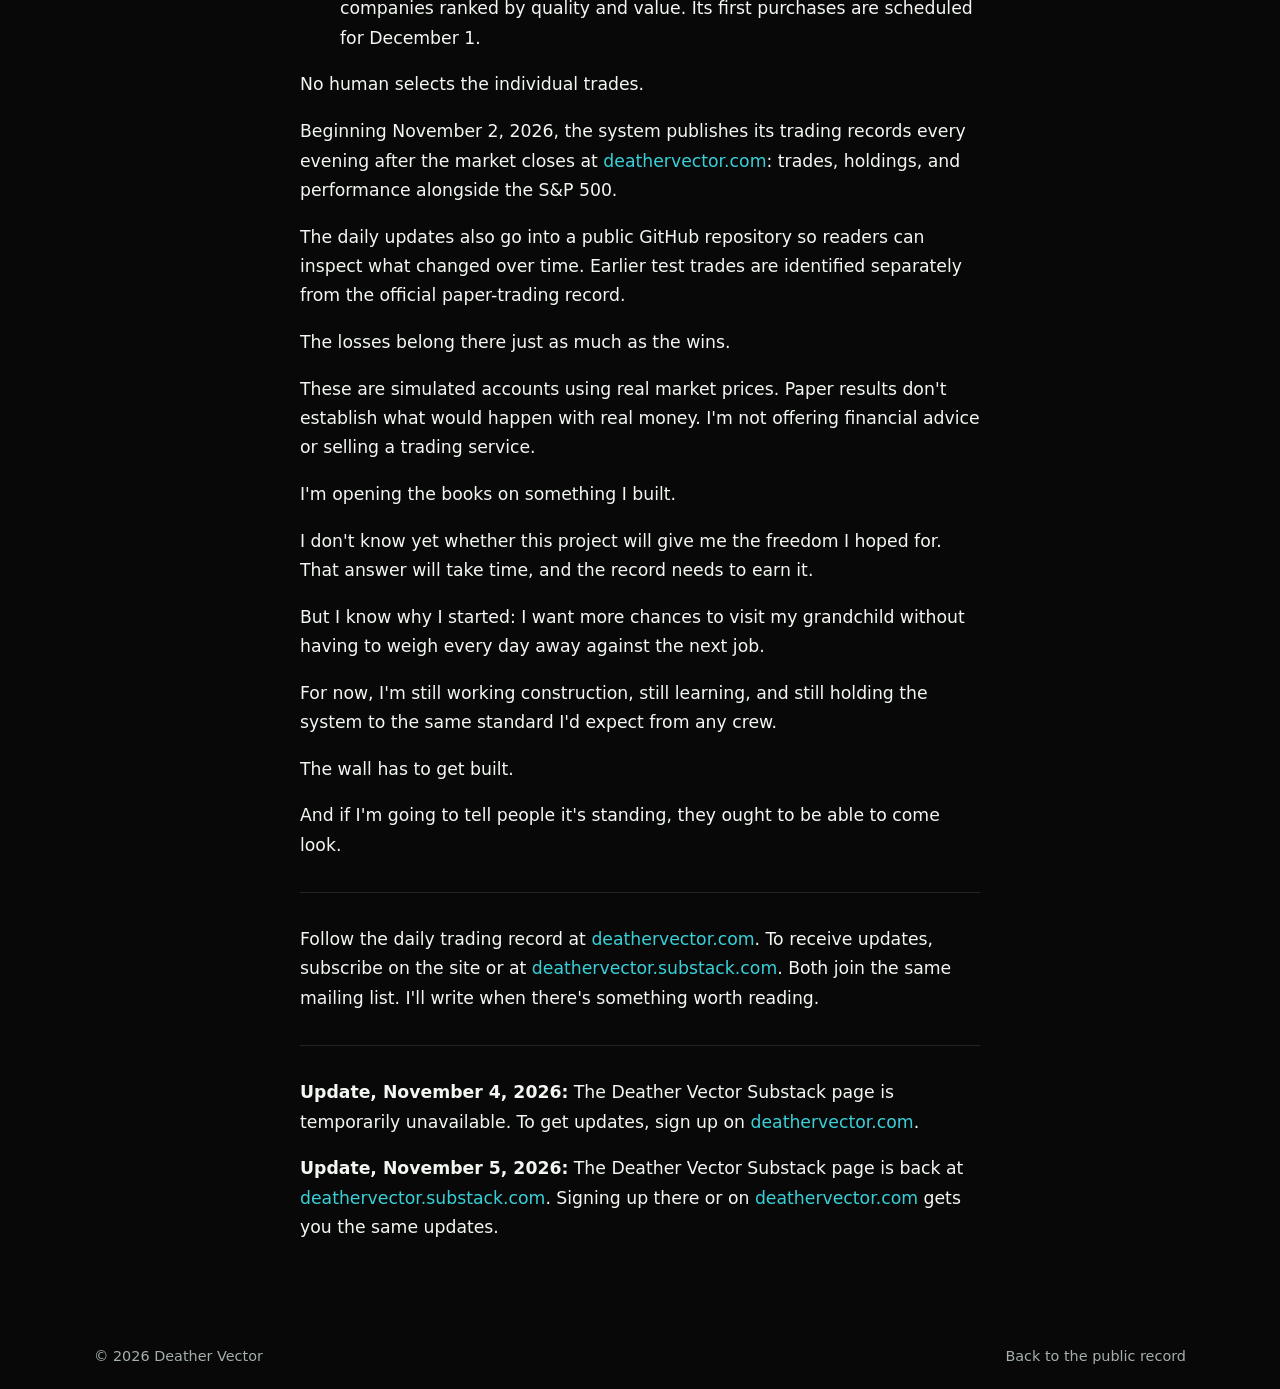
<file: site/story.html>
<!doctype html>
<html lang="en">
  <head>
    <meta charset="utf-8">
    <meta name="viewport" content="width=device-width, initial-scale=1">
    <title>I knew how to build a house. I had no idea how to build a trading system. | Deather Vector</title>
    <meta name="description" content="Why Daniel Wilson built Deather Vector, an automated paper-trading system that publishes every result.">
    <meta property="og:title" content="I knew how to build a house. I had no idea how to build a trading system.">
    <meta property="og:type" content="website">
    <meta property="og:site_name" content="Deather Vector">
    <meta property="og:url" content="https://deathervector.com/story.html">
    <meta property="og:image" content="https://deathervector.com/og-image.png">
    <meta property="og:image:width" content="1200">
    <meta property="og:image:height" content="630">
    <meta property="og:image:alt" content="Deather Vector five-minds brain logo: an AI-built trading system, tested in public.">
    <meta name="twitter:card" content="summary_large_image">
    <meta name="twitter:image" content="https://deathervector.com/og-image.png">
    <link rel="icon" href="./brain-icon.svg?v=20261111b" type="image/svg+xml">
    <link rel="stylesheet" href="./styles.css?v=20261111b">
  </head>
  <body>
    <header class="site-header">
      <a class="brand-mark" href="https://deathervector.com/" aria-label="Deather Vector home">
        <img class="brand-logo" src="./brain-mark.svg?v=20261111b" width="54" height="46" alt="">
        <span>Deather Vector</span>
      </a>
      <nav class="site-nav" aria-label="Primary navigation">
        <a href="./#results">Results</a>
      </nav>
      <div class="header-actions">
        <a class="header-link" href="./story.html" aria-current="page">About me</a>
        <a class="header-link header-cta" href="./#follow">Follow</a>
      </div>
    </header>
    <main>
      <article class="story">
        <p class="eyebrow">Why I built this</p>
        <h1>I knew how to build a house. I had no idea how to build a trading system.</h1>
        <p class="story-meta">Daniel Wilson &middot; November 2, 2026</p>
        <p>I was 44 when my first grandchild was born.</p><p>That grandchild lives in another state. When you make your living in construction, getting away takes more than clearing your calendar. Time off costs money, and the work still needs to get done.</p><p>I started thinking about how I wanted to spend the years ahead—and how much of them I wanted to spend missing things because I had to work.</p><p>That's what led me to the hardest job I've ever taken on.</p><p>An automated trading system.</p><p>When I started, I had never written a line of code. I didn't know what an API was. I had construction experience, a reason to keep going, and access to Claude, ChatGPT, and Codex.</p><p>I figured I could learn as I went.</p><p>I did. Just not in the order I expected.</p><p><strong>Everybody was working. Nothing was finished.</strong></p><p>At first, the speed was incredible. Describe something to an AI, and it would write the code. Ask for another feature, and it would build that too.</p><p>Then I started asking one AI to check another's work.</p><p>Something declared finished would turn out to have problems. Fixing those problems would produce another version. Another review would uncover something else.</p><p>Eventually, I had 364 copies of the project on my computer.</p><p>I had systems watching other systems, safeguards around safeguards, and reports explaining why I needed more of both.</p><p>What I didn't have was a working trading program.</p><p>The market recordings were another problem. During the first month, ten days of data were lost or corrupted. Streams stalled. Connections timed out. Windows refused to start scheduled tasks. One night, the watchdogs meant to protect the recordings nearly cost me an entire day of them.</p><p>I understood the situation better when I stopped looking at it as a software project.</p><p>On a construction site, a crew can stay busy all day without getting the wall built.</p><p>Activity doesn't mean progress. And sooner or later, the owner has to walk onto the job and ask: <strong>What actually works?</strong></p><p><strong>I started running it like a job site.</strong></p><p>I put the priorities on one page:</p><ul><li><p>Build a working trading program.</p></li><li><p>Make every step produce something observable: recorded data, a trading decision, or an order at the broker.</p></li><li><p>Add a system only when a measured problem requires it.</p></li><li><p>Call something PASS only when the evidence supports it.</p></li></ul><p>I changed the division of work, too. One AI builds. Another inspects the actual files and checks the result. I make the decisions and keep the project pointed at the goal.</p><p>That didn't eliminate mistakes. It gave me a way to catch them and finish the work.</p><p>It also meant accepting answers I didn't like.</p><p>Seven tests of ideas based on my own trading came back without evidence strong enough to move forward.</p><p>Seven times, the answer was no.</p><p>I wanted those ideas to work. But there wasn't much point demanding honest results from the AIs if I was going to ignore the results myself.</p><p>A monthly momentum strategy passed its five defined tests and became the Quant engine's baseline. That earned it a place in paper trading. Whether it holds up over time is still something it has to demonstrate.</p><p><strong>We rebuilt. Now the results go public.</strong></p><p>In October, my AI crew and I set aside the tangled build and started clean under those rules.</p><p>Within weeks, the system was recording market activity and placing paper trades automatically.</p><p>Today, Deather Vector has three engines, each assigned its own Alpaca paper account:</p><ul><li><p><strong>Scalper</strong> trades short-term stock moves and closes its positions before the session ends.</p></li><li><p><strong>Quant</strong> manages a monthly momentum portfolio.</p></li><li><p><strong>Longterm</strong> is designed for quarterly investing in an index fund and companies ranked by quality and value. Its first purchases are scheduled for December 1.</p></li></ul><p>No human selects the individual trades.</p><p>Beginning November 2, 2026, the system publishes its trading records every evening after the market closes at <a href="https://deathervector.com">deathervector.com</a>: trades, holdings, and performance alongside the S&amp;P 500.</p><p>The daily updates also go into a public GitHub repository so readers can inspect what changed over time. Earlier test trades are identified separately from the official paper-trading record.</p><p>The losses belong there just as much as the wins.</p><p>These are simulated accounts using real market prices. Paper results don't establish what would happen with real money. I'm not offering financial advice or selling a trading service.</p><p>I'm opening the books on something I built.</p><p>I don't know yet whether this project will give me the freedom I hoped for. That answer will take time, and the record needs to earn it.</p><p>But I know why I started: I want more chances to visit my grandchild without having to weigh every day away against the next job.</p><p>For now, I'm still working construction, still learning, and still holding the system to the same standard I'd expect from any crew.</p><p>The wall has to get built.</p><p>And if I'm going to tell people it's standing, they ought to be able to come look.</p><hr><p>Follow the daily trading record at <a href="https://deathervector.com">deathervector.com</a>. To receive updates, subscribe on the site or at <a href="https://deathervector.substack.com">deathervector.substack.com</a>. Both join the same mailing list. I'll write when there's something worth reading.</p>
        <hr>
        <p><strong>Update, November 4, 2026:</strong> The Deather Vector Substack page is temporarily unavailable. To get updates, sign up on <a href="./#follow">deathervector.com</a>.</p>
        <p><strong>Update, November 5, 2026:</strong> The Deather Vector Substack page is back at <a href="https://deathervector.substack.com">deathervector.substack.com</a>. Signing up there or on <a href="./#follow">deathervector.com</a> gets you the same updates.</p>
      </article>
    </main>
    <footer class="site-footer">
      <span>&copy; 2026 Deather Vector</span>
      <span><a href="./">Back to the public record</a></span>
    </footer>
  </body>
</html>
</file>
<file: site/styles.css>
:root {
  color-scheme: dark;
  --bg: #070807;
  --bg-2: #0d1010;
  --surface: #111615;
  --panel: #151a1a;
  --panel-strong: #1d2422;
  --text: #f3f7f2;
  --muted: #a4b0aa;
  --subtle: #65716d;
  --line: rgba(220, 232, 224, 0.12);
  --cyan: #39d0d8;
  --green: #67d38e;
  --amber: #f0b84d;
  --red: #ed7168;
  --shadow: 0 18px 70px rgba(0, 0, 0, 0.34);
  --max: 1180px;
}

* {
  box-sizing: border-box;
}

html {
  scroll-behavior: smooth;
}

body {
  margin: 0;
  background: var(--bg);
  color: var(--text);
  font-family:
    Inter, ui-sans-serif, system-ui, -apple-system, BlinkMacSystemFont, "Segoe UI",
    sans-serif;
  line-height: 1.5;
  text-rendering: optimizeLegibility;
}

a {
  color: inherit;
  text-decoration: none;
}

.market-field {
  position: fixed;
  inset: 0;
  z-index: -2;
  width: 100%;
  height: 100%;
  background: #070807;
}

.site-header {
  position: sticky;
  top: 0;
  z-index: 10;
  display: flex;
  align-items: center;
  justify-content: space-between;
  gap: 18px;
  min-height: 68px;
  padding: 14px clamp(18px, 4vw, 44px);
  border-bottom: 1px solid var(--line);
  background: rgba(7, 8, 7, 0.84);
  backdrop-filter: blur(18px);
}

.brand-mark {
  display: inline-flex;
  align-items: center;
  gap: 10px;
  min-width: max-content;
  font-weight: 800;
  letter-spacing: 0;
}

.brand-glyph {
  display: grid;
  place-items: center;
  width: 36px;
  height: 36px;
  border: 1px solid rgba(57, 208, 216, 0.42);
  border-radius: 8px;
  background: rgba(57, 208, 216, 0.1);
  color: var(--cyan);
  font-size: 0.78rem;
}

.brand-logo {
  display: block;
  width: 54px;
  height: 46px;
  filter: drop-shadow(0 0 6px rgba(57, 208, 216, 0.35));
  transition: transform 0.2s ease;
}

.brand-mark:hover .brand-logo {
  transform: scale(1.06);
}

.site-nav {
  display: none;
  align-items: center;
  gap: 4px;
  color: var(--muted);
  font-size: 0.9rem;
}

.site-nav a {
  border-radius: 6px;
  padding: 8px 10px;
}

.site-nav a:hover,
.site-nav a:focus-visible {
  background: rgba(255, 255, 255, 0.06);
  color: var(--text);
  outline: none;
}

.section-band {
  position: relative;
  border-bottom: 1px solid var(--line);
}

.hero {
  display: grid;
  align-items: center;
  gap: 28px;
  min-height: calc(88svh - 68px);
  padding: clamp(56px, 9vw, 108px) clamp(18px, 4vw, 44px) 48px;
}

.hero::after {
  position: absolute;
  right: 0;
  bottom: 0;
  left: 0;
  height: 46%;
  content: "";
  background:
    linear-gradient(to top, rgba(7, 8, 7, 0.96), rgba(7, 8, 7, 0.2)),
    repeating-linear-gradient(
      90deg,
      rgba(255, 255, 255, 0.05) 0,
      rgba(255, 255, 255, 0.05) 1px,
      transparent 1px,
      transparent 74px
    );
  pointer-events: none;
  z-index: -1;
}

.hero-copy,
.hero-panel,
.section-shell,
.site-footer {
  width: min(100%, var(--max));
  margin-inline: auto;
}

.hero-copy {
  max-width: 820px;
  margin-inline: 0;
}

.eyebrow {
  margin: 0 0 12px;
  color: var(--amber);
  font-size: 0.78rem;
  font-weight: 800;
  letter-spacing: 0;
  text-transform: uppercase;
}

h1,
h2,
h3,
p {
  margin-top: 0;
}

h1 {
  max-width: 12ch;
  margin-bottom: 16px;
  font-size: clamp(3.7rem, 14vw, 8.5rem);
  line-height: 0.92;
  letter-spacing: 0;
}

h2 {
  max-width: 760px;
  margin-bottom: 16px;
  font-size: clamp(2rem, 5vw, 4.25rem);
  line-height: 1;
  letter-spacing: 0;
}

h3 {
  margin-bottom: 9px;
  font-size: 1.02rem;
  line-height: 1.25;
  letter-spacing: 0;
}

.positioning {
  max-width: 700px;
  margin-bottom: 18px;
  color: var(--text);
  font-size: clamp(1.25rem, 3.8vw, 2.25rem);
  line-height: 1.15;
}

.hero-note,
.section-heading p,
.feature-card p,
.metric-card p,
.timeline-item p,
.method-note,
.contact-placeholder p {
  color: var(--muted);
}

.hero-note {
  max-width: 760px;
  margin-bottom: 28px;
  font-size: 1rem;
}

.hero-actions {
  display: flex;
  flex-wrap: wrap;
  gap: 12px;
}

.button {
  display: inline-flex;
  align-items: center;
  justify-content: center;
  min-height: 46px;
  border: 1px solid var(--line);
  border-radius: 8px;
  padding: 0 18px;
  font-weight: 800;
}

.button.primary {
  border-color: rgba(103, 211, 142, 0.44);
  background: rgba(103, 211, 142, 0.16);
  color: #dff7e6;
}

.button.secondary {
  background: rgba(255, 255, 255, 0.04);
  color: var(--text);
}

.button:hover,
.button:focus-visible {
  transform: translateY(-1px);
  outline: 2px solid rgba(57, 208, 216, 0.36);
  outline-offset: 2px;
}

.hero-panel {
  display: grid;
  gap: 1px;
  overflow: hidden;
  border: 1px solid var(--line);
  border-radius: 8px;
  background: var(--line);
  box-shadow: var(--shadow);
}

.status-row {
  display: flex;
  align-items: center;
  justify-content: space-between;
  gap: 16px;
  min-height: 58px;
  padding: 14px 16px;
  background: rgba(17, 22, 21, 0.84);
}

.status-row span {
  color: var(--muted);
}

.status-row strong {
  color: var(--green);
  text-align: right;
}

.surface {
  background:
    linear-gradient(180deg, rgba(17, 22, 21, 0.94), rgba(13, 16, 16, 0.94)),
    repeating-linear-gradient(
      0deg,
      rgba(255, 255, 255, 0.035) 0,
      rgba(255, 255, 255, 0.035) 1px,
      transparent 1px,
      transparent 52px
    );
}

.section-shell {
  padding: clamp(56px, 9vw, 104px) clamp(18px, 4vw, 44px);
}

.section-heading {
  display: grid;
  gap: 8px;
  max-width: 860px;
  margin-bottom: 30px;
}

.section-heading.compact {
  max-width: 760px;
}

.section-heading p {
  margin-bottom: 0;
  font-size: 1rem;
}

.feature-grid,
.metrics-grid {
  display: grid;
  gap: 12px;
}

.feature-card,
.metric-card,
.timeline-item,
.contact-placeholder {
  border: 1px solid var(--line);
  border-radius: 8px;
  background: rgba(21, 26, 26, 0.82);
  box-shadow: 0 18px 42px rgba(0, 0, 0, 0.2);
}

.feature-card {
  min-height: 205px;
  padding: 20px;
}

.feature-index {
  display: inline-block;
  margin-bottom: 28px;
  color: var(--cyan);
  font-size: 0.78rem;
  font-weight: 900;
}

.spine {
  display: grid;
  gap: 10px;
  margin: 0;
  padding: 0;
  list-style: none;
  counter-reset: spine;
}

.spine li {
  position: relative;
  min-height: 58px;
  border: 1px solid var(--line);
  border-radius: 8px;
  padding: 16px 16px 16px 52px;
  background: rgba(21, 26, 26, 0.74);
  counter-increment: spine;
}

.spine li::before {
  position: absolute;
  top: 16px;
  left: 16px;
  display: grid;
  place-items: center;
  width: 24px;
  height: 24px;
  border-radius: 50%;
  background: rgba(57, 208, 216, 0.12);
  color: var(--cyan);
  content: counter(spine);
  font-size: 0.72rem;
  font-weight: 900;
}

.spine li::after {
  position: absolute;
  bottom: -12px;
  left: 27px;
  width: 1px;
  height: 12px;
  background: rgba(57, 208, 216, 0.4);
  content: "";
}

.spine li:last-child::after {
  content: none;
}

.spine span {
  font-weight: 800;
}

.method-note {
  margin: 18px 0 0;
  border-left: 3px solid var(--amber);
  padding-left: 14px;
}

.metric-card {
  min-height: 190px;
  padding: 18px;
}

.placeholder-label {
  display: inline-flex;
  align-items: center;
  min-height: 26px;
  margin-bottom: 18px;
  border: 1px solid rgba(240, 184, 77, 0.42);
  border-radius: 999px;
  padding: 0 10px;
  color: var(--amber);
  font-size: 0.72rem;
  font-weight: 900;
  text-transform: uppercase;
}

.metric-value {
  margin-bottom: 8px;
  color: var(--green);
  font-size: 1.55rem;
  font-weight: 900;
  line-height: 1.1;
}

.timeline {
  display: grid;
  gap: 12px;
}

.timeline-item {
  padding: 20px;
}

.timeline-item span {
  display: inline-block;
  margin-bottom: 14px;
  color: var(--subtle);
  font-size: 0.78rem;
  font-weight: 900;
  text-transform: uppercase;
}

.timeline-item.current {
  border-color: rgba(103, 211, 142, 0.42);
  background: rgba(103, 211, 142, 0.09);
}

.timeline-item.current span {
  color: var(--green);
}

.disclaimer-panel {
  display: grid;
  gap: 28px;
  border: 1px solid rgba(237, 113, 104, 0.24);
  border-radius: 8px;
  padding: clamp(22px, 5vw, 40px);
  background: rgba(26, 18, 18, 0.48);
}

.disclaimer-panel ul {
  display: grid;
  gap: 11px;
  margin: 0;
  padding-left: 20px;
  color: var(--muted);
}

.updates-layout {
  display: grid;
  gap: 24px;
  align-items: start;
}

.contact-placeholder {
  padding: 22px;
}

.contact-placeholder span {
  display: inline-block;
  margin-bottom: 16px;
  color: var(--cyan);
  font-size: 0.78rem;
  font-weight: 900;
  text-transform: uppercase;
}

.contact-placeholder strong {
  display: block;
  margin-bottom: 10px;
  font-size: 1.35rem;
}

.site-footer {
  display: flex;
  flex-wrap: wrap;
  justify-content: space-between;
  gap: 12px;
  padding: 22px clamp(18px, 4vw, 44px);
  color: var(--muted);
  font-size: 0.9rem;
}

.header-actions {
  display: flex;
  align-items: center;
  gap: 6px;
  margin-left: auto;
}

.header-link {
  border: 1px solid var(--line);
  border-radius: 6px;
  padding: 7px 12px;
  font-size: 0.88rem;
  font-weight: 700;
  white-space: nowrap;
}

.header-link:hover,
.header-link:focus-visible {
  border-color: rgba(57, 208, 216, 0.6);
}

.header-cta {
  border-color: rgba(57, 208, 216, 0.45);
  background: rgba(57, 208, 216, 0.12);
  color: var(--cyan);
}

@media (min-width: 920px) {
  .site-nav {
    display: flex;
    margin-left: auto;
  }

  .header-actions {
    margin-left: 6px;
  }
}

@media (min-width: 720px) {
  .hero {
    min-height: calc(82svh - 68px);
  }

  .hero-panel {
    grid-template-columns: repeat(3, 1fr);
  }

  .status-row {
    display: grid;
    align-content: center;
  }

  .status-row strong {
    text-align: left;
  }

  .feature-grid,
  .metrics-grid {
    grid-template-columns: repeat(2, minmax(0, 1fr));
  }

  .timeline {
    grid-template-columns: repeat(2, minmax(0, 1fr));
  }
}

@media (min-width: 1020px) {
  .hero {
    grid-template-columns: minmax(0, 1fr) 380px;
    align-items: end;
  }

  .hero-panel {
    grid-template-columns: 1fr;
    margin-inline: 0;
  }

  .feature-grid,
  .metrics-grid {
    grid-template-columns: repeat(3, minmax(0, 1fr));
  }

  .spine {
    grid-template-columns: repeat(4, minmax(0, 1fr));
  }

  .spine li {
    padding: 58px 16px 18px;
  }

  .spine li::before {
    top: 18px;
  }

  .spine li::after {
    top: 29px;
    right: -12px;
    bottom: auto;
    left: auto;
    width: 12px;
    height: 1px;
  }

  .updates-layout,
  .disclaimer-panel {
    grid-template-columns: minmax(0, 0.9fr) minmax(320px, 1fr);
  }
}

@media (prefers-reduced-motion: reduce) {
  *,
  *::before,
  *::after {
    scroll-behavior: auto !important;
  }

  .button:hover,
  .button:focus-visible {
    transform: none;
  }
}

/* ---------------- Results site (Nov 2026) ---------------- */
[hidden] {
  display: none !important;
}

.paper-tag {
  color: var(--amber) !important;
  letter-spacing: 0.06em;
}

.lead-note {
  color: var(--muted);
}

.notice {
  margin: 0 0 22px;
  border: 1px solid rgba(57, 208, 216, 0.32);
  border-radius: 8px;
  padding: 16px 18px;
  background: rgba(57, 208, 216, 0.07);
  color: var(--muted);
}

.notice strong {
  color: var(--text);
}

.notice.warn {
  border-color: rgba(240, 184, 77, 0.5);
  background: rgba(240, 184, 77, 0.1);
}

.notice-list {
  margin: 0 0 22px;
  padding-left: 20px;
  color: var(--amber);
  font-size: 0.92rem;
}

.total-board,
.engine-grid {
  display: grid;
  gap: 12px;
  margin-bottom: 14px;
}

.stat-card,
.engine-card,
.chart-panel,
.table-panel {
  border: 1px solid var(--line);
  border-radius: 8px;
  background: rgba(21, 26, 26, 0.86);
  box-shadow: var(--shadow);
}

.stat-card {
  padding: 18px;
}

.stat-card.total {
  border-color: rgba(57, 208, 216, 0.38);
}

.stat-label {
  display: block;
  margin-bottom: 10px;
  color: var(--subtle);
  font-size: 0.74rem;
  font-weight: 800;
  text-transform: uppercase;
}

.stat-value {
  margin-bottom: 6px;
  font-size: clamp(1.5rem, 4vw, 2.1rem);
  font-weight: 900;
  line-height: 1.05;
  font-variant-numeric: tabular-nums;
}

.stat-sub {
  margin: 0;
  color: var(--muted);
  font-size: 0.88rem;
}

.pos {
  color: var(--green);
}

.neg {
  color: var(--red);
}

.flat {
  color: var(--muted);
}

.chart-panel {
  margin-bottom: 14px;
  padding: 18px;
}

.chart-head {
  display: flex;
  flex-wrap: wrap;
  align-items: baseline;
  justify-content: space-between;
  gap: 10px;
  margin-bottom: 10px;
}

.chart-head h3 {
  margin: 0;
}

.legend {
  display: flex;
  flex-wrap: wrap;
  gap: 6px 14px;
  color: var(--muted);
  font-size: 0.82rem;
}

.legend span {
  display: inline-flex;
  align-items: center;
  gap: 6px;
}

.legend i {
  display: inline-block;
  width: 14px;
  height: 3px;
  border-radius: 2px;
}

.chart {
  width: 100%;
}

main > section {
  scroll-margin-top: 72px;
}

.chart svg {
  display: block;
  width: 100%;
  height: auto;
}

.chart .empty {
  display: grid;
  place-items: center;
  min-height: 240px;
  color: var(--subtle);
  font-size: 0.92rem;
  text-align: center;
}

.engine-card {
  padding: 18px;
}

.engine-card header {
  display: flex;
  align-items: baseline;
  justify-content: space-between;
  gap: 10px;
  margin-bottom: 12px;
}

.engine-card h3 {
  margin: 0;
  font-size: 1.15rem;
}

.engine-card dl {
  display: grid;
  grid-template-columns: 1fr auto;
  gap: 6px 12px;
  margin: 0;
  font-size: 0.9rem;
}

.engine-card dt {
  color: var(--muted);
}

.engine-card dd {
  margin: 0;
  text-align: right;
  font-variant-numeric: tabular-nums;
}

.table-panel {
  padding: 4px 18px 14px;
}

.table-panel summary {
  cursor: pointer;
  padding: 12px 0;
  font-weight: 800;
}

.table-scroll {
  overflow-x: auto;
  border: 1px solid var(--line);
  border-radius: 8px;
  background: rgba(13, 16, 16, 0.86);
}

.table-scroll.tall {
  max-height: 720px;
  overflow-y: auto;
}

table {
  width: 100%;
  border-collapse: collapse;
  font-size: 0.88rem;
  font-variant-numeric: tabular-nums;
}

th,
td {
  padding: 9px 12px;
  border-bottom: 1px solid var(--line);
  text-align: right;
  white-space: nowrap;
}

th:first-child,
td:first-child,
th.l,
td.l {
  text-align: left;
}

thead th {
  position: sticky;
  top: 0;
  z-index: 1;
  background: #121716;
  color: var(--subtle);
  font-size: 0.72rem;
  font-weight: 800;
  text-transform: uppercase;
}

tbody tr:hover {
  background: rgba(255, 255, 255, 0.03);
}

td.empty-row {
  padding: 26px 12px;
  color: var(--subtle);
  text-align: center;
  white-space: normal;
}

.badge {
  display: inline-block;
  border-radius: 999px;
  padding: 1px 8px;
  font-size: 0.72rem;
  font-weight: 800;
}

.badge.SCALPER {
  background: rgba(57, 208, 216, 0.14);
  color: var(--cyan);
}

.badge.QUANT {
  background: rgba(103, 211, 142, 0.14);
  color: var(--green);
}

.badge.LONGTERM {
  background: rgba(240, 184, 77, 0.16);
  color: var(--amber);
}

.badge.OPEN {
  background: rgba(255, 255, 255, 0.08);
  color: var(--text);
}

.filters {
  display: flex;
  flex-wrap: wrap;
  gap: 8px;
  margin-bottom: 12px;
}

.chip {
  border: 1px solid var(--line);
  border-radius: 999px;
  padding: 6px 14px;
  background: transparent;
  color: var(--muted);
  font: inherit;
  font-size: 0.86rem;
  cursor: pointer;
}

.chip.active,
.chip:hover,
.chip:focus-visible {
  border-color: rgba(57, 208, 216, 0.5);
  background: rgba(57, 208, 216, 0.1);
  color: var(--text);
  outline: none;
}

.table-foot {
  margin: 10px 0 0;
  color: var(--subtle);
  font-size: 0.84rem;
}

.feature-grid.three {
  grid-template-columns: 1fr;
}

.feature-card .feature-index {
  font-size: 0.8rem;
}

.rules {
  display: grid;
  gap: 12px;
  margin: 0 0 18px;
  padding-left: 22px;
  color: var(--muted);
}

.rules strong {
  color: var(--text);
}

.site-footer {
  display: flex;
  flex-wrap: wrap;
  justify-content: space-between;
  gap: 10px;
}

@media (min-width: 720px) {
  .total-board {
    grid-template-columns: repeat(2, 1fr);
  }

  .engine-grid,
  .feature-grid.three {
    grid-template-columns: repeat(3, 1fr);
  }
}

@media (min-width: 1020px) {
  .total-board {
    grid-template-columns: 1.3fr repeat(3, 1fr);
  }
}

/* ---------------- Follow (email signup, stored by Deather Vector) ---------------- */
.follow-panel {
  display: grid;
  gap: 24px;
  align-items: center;
  border: 1px solid rgba(57, 208, 216, 0.24);
  border-radius: 8px;
  padding: clamp(22px, 5vw, 40px);
  background: rgba(21, 26, 26, 0.86);
}

.follow-panel p {
  color: var(--muted);
}

.follow-panel a {
  color: var(--cyan);
}

.follow-embed {
  display: block;
  width: 100%;
  max-width: 480px;
  height: 320px;
  border: 0;
  border-radius: 8px;
  background: #ffffff;
}

@media (min-width: 720px) {
  .follow-panel {
    grid-template-columns: minmax(0, 0.9fr) minmax(320px, 1fr);
  }
}

.events-panel {
  margin: 0 0 14px;
  border: 1px solid var(--line);
  border-radius: 8px;
  padding: 18px;
  background: rgba(21, 26, 26, 0.86);
  box-shadow: var(--shadow);
}

.events-head h3 {
  margin: 0 0 4px;
  font-size: 1rem;
}

.events-head p {
  margin: 0 0 12px;
  color: var(--muted);
  font-size: 0.88rem;
}

.events {
  margin: 0;
  padding: 0;
  list-style: none;
}

.event {
  border-top: 1px solid var(--line);
  padding: 12px 0;
}

.event:first-child {
  border-top: 0;
  padding-top: 0;
}

.event:last-child {
  padding-bottom: 0;
}

.event-head {
  display: flex;
  flex-wrap: wrap;
  align-items: baseline;
  gap: 8px;
  margin: 0 0 4px;
}

.event-head time {
  color: var(--subtle);
  font-size: 0.78rem;
  font-weight: 800;
  text-transform: uppercase;
}

.event-text {
  margin: 0;
  color: var(--muted);
  font-size: 0.92rem;
  line-height: 1.55;
}

.events-more {
  margin-top: 12px;
}

/* ---------------- Own signup form ---------------- */
.follow-form {
  display: grid;
  gap: 10px;
  width: 100%;
  max-width: 480px;
}

.follow-form label {
  color: var(--text);
  font-weight: 600;
}

.follow-row {
  display: flex;
  flex-wrap: wrap;
  gap: 10px;
}

.follow-row input {
  flex: 1 1 220px;
  min-width: 0;
  min-height: 46px;
  border: 1px solid var(--line);
  border-radius: 8px;
  padding: 0 14px;
  background: var(--bg-2);
  color: var(--text);
  font: inherit;
}

.follow-row input:focus {
  outline: 2px solid var(--cyan);
  outline-offset: 1px;
}

.follow-row .button {
  flex: 0 0 auto;
  cursor: pointer;
  border: 0;
  font: inherit;
}

.follow-row .button[disabled] {
  opacity: 0.6;
  cursor: wait;
}

.hp {
  position: absolute;
  left: -10000px;
  width: 1px;
  height: 1px;
  overflow: hidden;
}

.follow-status {
  min-height: 1.4em;
  margin: 0;
}

.follow-status.ok {
  color: var(--cyan) !important;
}

.follow-status.err {
  color: var(--amber) !important;
}

.follow-panel .follow-privacy {
  margin: 0;
  font-size: 0.85rem;
}

/* ---------------- Story page ---------------- */
.story {
  max-width: 720px;
  margin: 0 auto;
  padding: clamp(28px, 6vw, 72px) 20px 64px;
}

.story h1 {
  font-size: clamp(2rem, 6vw, 3.2rem);
  line-height: 1.1;
  margin: 0 0 12px;
}

.story .story-meta {
  color: var(--muted);
  margin: 0 0 32px;
}

.story p,
.story li {
  color: var(--text);
  font-size: 1.08rem;
  line-height: 1.7;
}

.story a {
  color: var(--cyan);
}

.story hr {
  border: 0;
  border-top: 1px solid var(--line);
  margin: 32px 0;
}

/* ---------------- Long tables: about 10 rows visible, scroll inside ---------------- */
.table-scroll.rows10 {
  max-height: 452px; /* header (~36px) + 10 rows (~41px each) */
  overflow-y: auto;
}

/* ---------------- How it works: five minds ---------------- */
.minds {
  display: flex;
  flex-wrap: wrap;
  align-items: center;
  gap: 32px 56px;
}

.minds-figure {
  flex: 1 1 380px;
  max-width: 600px;
}

.minds-svg {
  display: block;
  width: 100%;
  height: auto;
}

.minds-list {
  flex: 1 1 320px;
  list-style: none;
  margin: 0;
  padding: 0;
  display: grid;
  gap: 18px;
}

.mind {
  display: flex;
  gap: 14px;
  align-items: flex-start;
}

.mind-dot {
  flex: none;
  width: 12px;
  height: 12px;
  margin-top: 6px;
  border-radius: 50%;
  background: var(--c, #5fd4e6);
  box-shadow: 0 0 12px var(--c, #5fd4e6);
}

.mind-name {
  margin: 0;
  font-weight: 800;
  letter-spacing: 0.08em;
  text-transform: uppercase;
  font-size: 0.86rem;
}

.mind-name span {
  margin-left: 8px;
  font-weight: 500;
  letter-spacing: 0;
  text-transform: none;
  color: var(--subtle);
}

.mind-text {
  margin: 4px 0 0;
  color: var(--muted);
  line-height: 1.5;
}

.mind-dot--r { --c: #31e7b6; }
.mind-dot--o { --c: #9b7bff; }
.mind-dot--w { --c: #ff3da8; }
.mind-dot--i { --c: #00d9ff; }
.mind-dot--s { --c: #f5c542; }

@media (max-width: 419px) {
  .site-header {
    gap: 8px;
    padding-left: 12px;
    padding-right: 12px;
  }

  .brand-mark {
    gap: 6px;
    font-size: 0.92rem;
  }

  .brand-logo {
    width: 40px;
    height: 34px;
  }

  .header-actions {
    gap: 4px;
  }

  .header-link {
    padding: 6px 8px;
    font-size: 0.8rem;
  }
}

/* ---- Side toolbar + one-view-at-a-time layout (Nov 18 2026) ---- */
.app-shell {
  display: block;
}

.side-nav {
  position: sticky;
  top: 68px;
  z-index: 9;
  display: flex;
  gap: 6px;
  overflow-x: auto;
  padding: 10px clamp(12px, 4vw, 44px);
  border-bottom: 1px solid var(--line);
  background: rgba(7, 8, 7, 0.9);
  backdrop-filter: blur(18px);
  scrollbar-width: none;
}

.side-nav::-webkit-scrollbar {
  display: none;
}

.side-nav a {
  flex: none;
  border: 1px solid transparent;
  border-radius: 6px;
  padding: 7px 12px;
  color: var(--muted);
  font-size: 0.9rem;
  font-weight: 700;
  white-space: nowrap;
}

.side-nav a:hover,
.side-nav a:focus-visible {
  color: var(--text);
  border-color: var(--line);
}

.side-nav a[aria-current="page"] {
  color: var(--cyan);
  border-color: rgba(57, 208, 216, 0.45);
  background: rgba(57, 208, 216, 0.12);
}

.views-on main > section.view-off {
  display: none !important;
}

.views-on main > section {
  min-height: calc(100svh - 140px);
}

@media (min-width: 920px) {
  .app-shell {
    display: grid;
    grid-template-columns: 210px minmax(0, 1fr);
    align-items: start;
  }

  .side-nav {
    top: 68px;
    flex-direction: column;
    gap: 4px;
    height: calc(100svh - 68px);
    overflow: auto;
    padding: 24px 14px;
    border-right: 1px solid var(--line);
    border-bottom: 0;
  }

  .side-nav a {
    padding: 10px 14px;
    font-size: 0.95rem;
  }

  .views-on main > section {
    min-height: calc(100svh - 68px);
  }
}

/* Overview: the brain first, then the accounts */
.home-view .section-shell {
  padding-top: clamp(28px, 4vw, 48px);
  padding-bottom: 48px;
}

.home-title {
  margin-bottom: 22px;
}

.home-title h1 {
  margin: 0;
  font-size: clamp(2.2rem, 4.2vw, 3.4rem);
  line-height: 1;
}

.home-title .positioning {
  margin: 10px 0 0;
  font-size: clamp(1.05rem, 1.6vw, 1.3rem);
}

.home-minds {
  align-items: center;
}

.home-minds .minds-figure {
  flex: 1 1 420px;
  max-width: 640px;
}

.minds-side {
  flex: 1 1 300px;
}

.minds-intro {
  margin: 0 0 18px;
  color: var(--muted);
}

.home-status {
  display: flex;
  flex-wrap: wrap;
  gap: 8px 22px;
  margin: 28px 0 0;
  padding: 12px 16px;
  border: 1px solid var(--line);
  border-radius: 8px;
  background: rgba(17, 22, 21, 0.7);
  color: var(--muted);
  font-size: 0.92rem;
}

.home-status strong {
  margin-left: 6px;
  color: var(--text);
}

.home-standings-head {
  margin-top: 40px;
}

.home-more {
  display: flex;
  flex-wrap: wrap;
  gap: 10px;
  margin: 24px 0 0;
}
</file>
